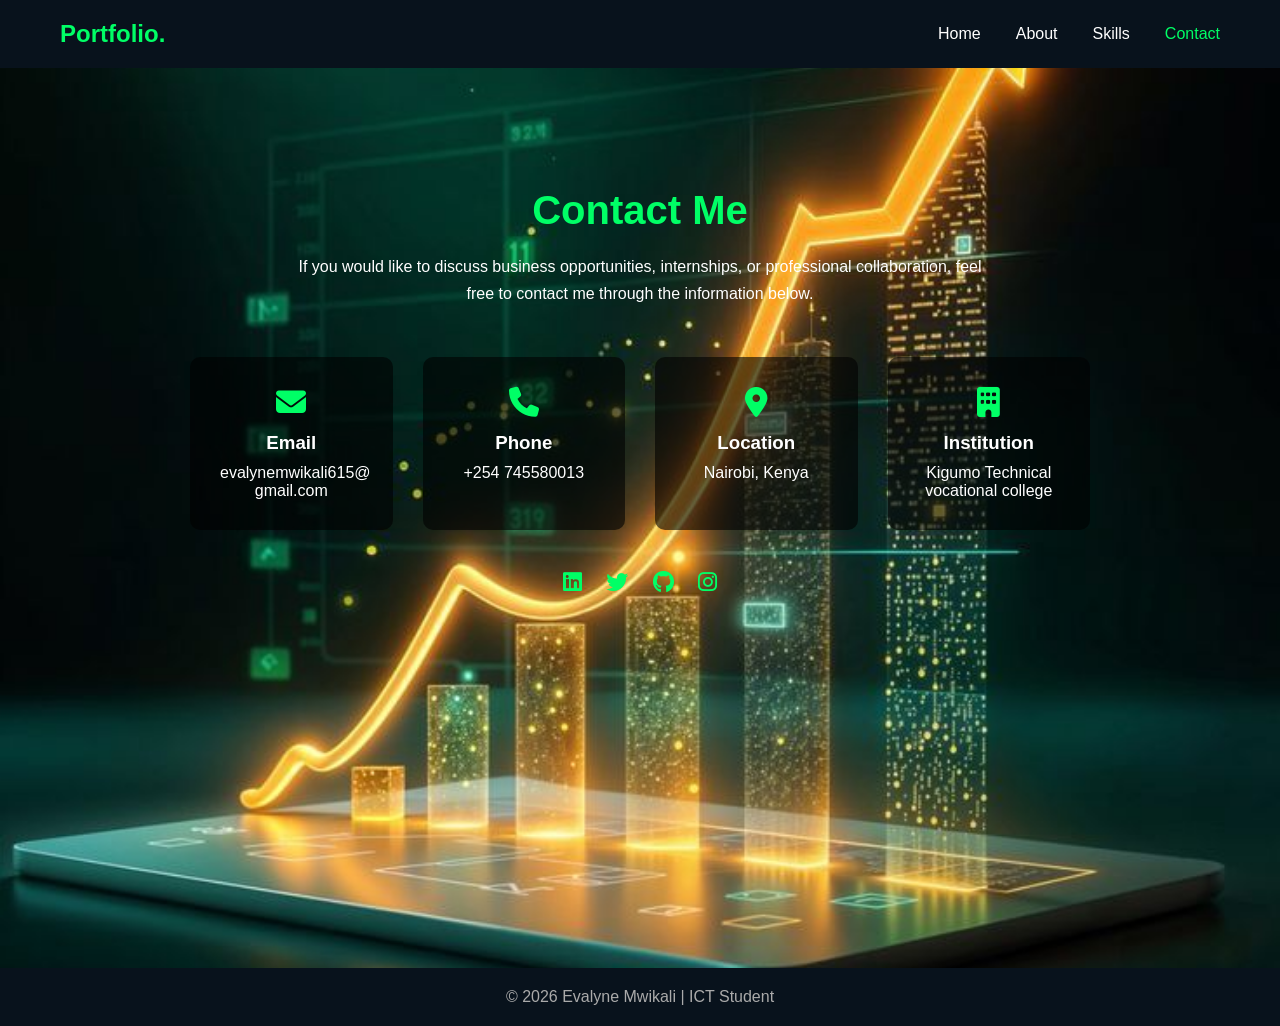
<file: contact.html>
<!DOCTYPE html>

<html lang="en">
<head>
<meta charset="UTF-8">
<title>Contact | John Macharia</title>
<meta name="viewport" content="width=device-width, initial-scale=1.0">

<!-- CSS -->

<link rel="stylesheet" href="css_styling/contact.css">

<!-- Font Awesome -->

<link rel="stylesheet" href="https://cdnjs.cloudflare.com/ajax/libs/font-awesome/6.4.0/css/all.min.css">

<!-- External CSS -->
<link rel="stylesheet" href="css_styling/style.css">
</head>
<body>

<!-- NAVBAR -->

<header>
<nav class="navbar">

<div class="logo">Portfolio.</div>

<!-- Hamburger -->
<div class="menu-toggle" id="menu-toggle">
<i class="fas fa-bars"></i>
</div>

<ul class="nav-links" id="nav-links">
<li><a href="index.html">Home</a></li>
<li><a href="about.html">About</a></li>
<li><a href="skills.html">Skills</a></li>
<li><a href="contact.html" class="active">Contact</a></li>
</ul>

</nav>
</header>

<!-- CONTACT SECTION -->

<section class="contact">

<h1>Contact Me</h1>

<p class="contact-intro">
If you would like to discuss business opportunities, internships,
or professional collaboration, feel free to contact me through
the information below.
</p>

<div class="contact-container">

<div class="contact-card">
<i class="fas fa-envelope"></i>
<h3>Email</h3>
<p>evalynemwikali615@</p>
<p>gmail.com</p>
</div>

<div class="contact-card">
<i class="fas fa-phone"></i>
<h3>Phone</h3>
<p>+254 745580013</p>
</div>

<div class="contact-card">
<i class="fas fa-location-dot"></i>
<h3>Location</h3>
<p>Nairobi, Kenya</p>
</div>

<div class="contact-card">
<i class="fas fa-building"></i>
<h3>Institution</h3>
<p>Kigumo Technical vocational college</p>
</div>

</div>

<!-- SOCIAL LINKS -->

<div class="social-links">

<a href="#"><i class="fab fa-linkedin"></i></a> <a href="#"><i class="fab fa-twitter"></i></a> <a href="#"><i class="fab fa-github"></i></a> <a href="#"><i class="fab fa-instagram"></i></a>

</div>

</section>

<!-- FOOTER -->

<footer>

<p>© 2026 Evalyne Mwikali | ICT Student</p>

</footer>

<!-- HAMBURGER SCRIPT -->

<script>

const toggle = document.getElementById("menu-toggle");
const navLinks = document.getElementById("nav-links");

toggle.addEventListener("click", () => {

navLinks.classList.toggle("active");

});

</script>

</body>
</html>
</file>
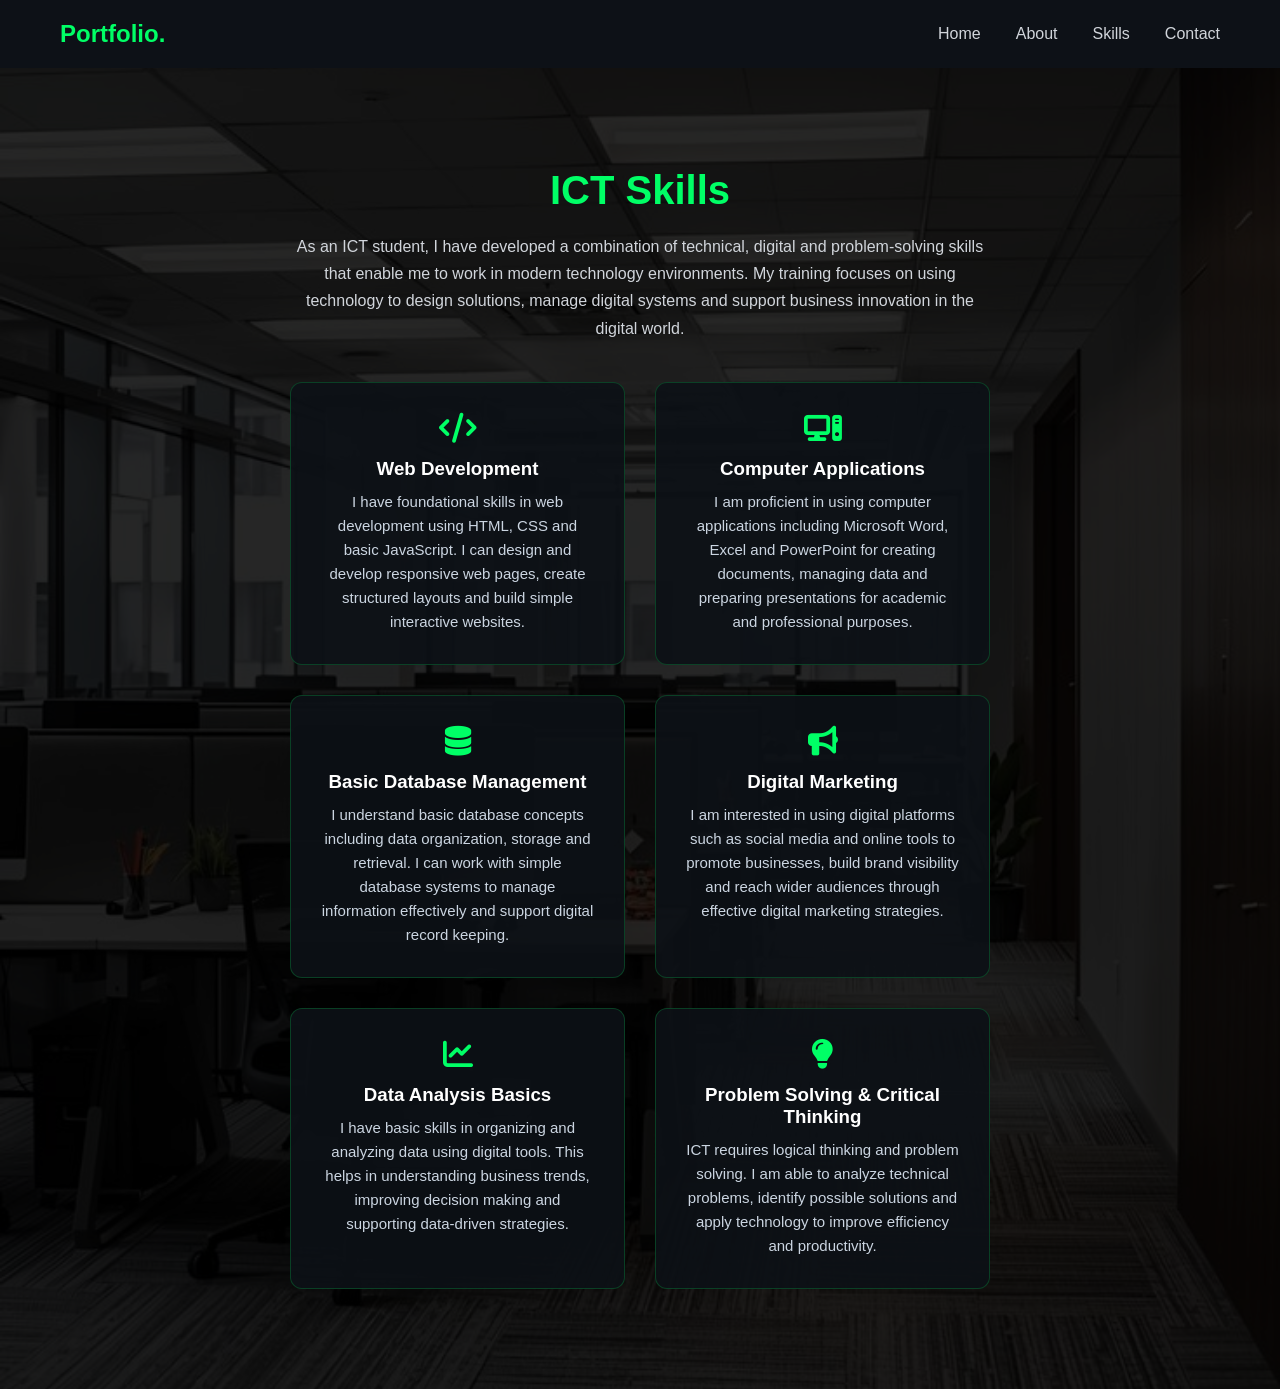
<file: Skills.html>
<!DOCTYPE html>

<html lang="en">
<head>

<meta charset="UTF-8">
<meta name="viewport" content="width=device-width, initial-scale=1.0">

<title>Skills | John Macharia</title>

<link rel="stylesheet" href="css_styling/skills.css">
<!-- External CSS -->
<link rel="stylesheet" href="css_styling/style.css">

<link rel="stylesheet"
href="https://cdnjs.cloudflare.com/ajax/libs/font-awesome/6.4.0/css/all.min.css">

</head>

<body>

<header>

<nav class="navbar">

<!-- Hamburger -->
<div class="menu-toggle" id="menu-toggle">
<i class="fas fa-bars"></i>
</div>

<div class="logo">Portfolio.</div>

<ul class="nav-links" id="nav-links">

<li><a href="index.html">Home</a></li>
<li><a href="About.html">About</a></li>
<li><a href="Skills.html">Skills</a></li>
<li><a href="Contact.html">Contact</a></li>

</ul>

</nav>

</header>

<section class="skills-section">

<div class="overlay">

<h1>ICT Skills</h1>

<p class="intro">
As an ICT student, I have developed a combination of technical,
digital and problem-solving skills that enable me to work in
modern technology environments. My training focuses on using
technology to design solutions, manage digital systems
and support business innovation in the digital world.
</p>

<div class="skills-container">

<div class="skill-card">

<i class="fa-solid fa-code"></i>

<h3>Web Development</h3>

<p>
I have foundational skills in web development using HTML,
CSS and basic JavaScript. I can design and develop responsive
web pages, create structured layouts and build simple
interactive websites.
</p>

</div>

<div class="skill-card">

<i class="fa-solid fa-computer"></i>

<h3>Computer Applications</h3>

<p>
I am proficient in using computer applications including
Microsoft Word, Excel and PowerPoint for creating
documents, managing data and preparing presentations
for academic and professional purposes.
</p>

</div>

<div class="skill-card">

<i class="fa-solid fa-database"></i>

<h3>Basic Database Management</h3>

<p>
I understand basic database concepts including data
organization, storage and retrieval. I can work with
simple database systems to manage information effectively
and support digital record keeping.
</p>

</div>

<div class="skill-card">

<i class="fa-solid fa-bullhorn"></i>

<h3>Digital Marketing</h3>

<p>
I am interested in using digital platforms such as
social media and online tools to promote businesses,
build brand visibility and reach wider audiences
through effective digital marketing strategies.
</p>

</div>

<div class="skill-card">

<i class="fa-solid fa-chart-line"></i>

<h3>Data Analysis Basics</h3>

<p>
I have basic skills in organizing and analyzing data
using digital tools. This helps in understanding
business trends, improving decision making and
supporting data-driven strategies.
</p>

</div>

<div class="skill-card">

<i class="fa-solid fa-lightbulb"></i>

<h3>Problem Solving & Critical Thinking</h3>

<p>
ICT requires logical thinking and problem solving.
I am able to analyze technical problems, identify
possible solutions and apply technology to improve
efficiency and productivity.
</p>

</div>

</div>

</div>

</section>

<script>

const toggle = document.getElementById("menu-toggle");
const navLinks = document.getElementById("nav-links");

toggle.addEventListener("click", () => {

navLinks.classList.toggle("active");

});

</script>

</body>
</html>
</file>
<file: css_styling/contact.css>
*{
margin:0;
padding:0;
box-sizing:border-box;
font-family:Segoe UI;
}

/* NAVBAR */

.navbar{
display:flex;
justify-content:space-between;
align-items:center;
padding:20px 60px;
background:#08121c;
}

.logo{
color:#00ff66;
font-size:22px;
font-weight:bold;
}

.nav-links{
list-style:none;
display:flex;
gap:30px;
}

.nav-links a{
color:white;
text-decoration:none;
}

.nav-links a.active{
color:#00ff66;
}

/* .menu-toggle{
display:none;
font-size:25px;
color:white;
cursor:pointer;
} */

/* CONTACT SECTION */

.contact{
min-height:100vh;
background:url("../images/loise.jpg") center/cover no-repeat;
padding:120px 40px;
text-align:center;
color:white;
}

.contact h1{
font-size:40px;
color:#00ff66;
margin-bottom:20px;
}

.contact-intro{
max-width:700px;
margin:auto;
margin-bottom:50px;
line-height:1.7;
}

.contact-container{
display:grid;
grid-template-columns:repeat(auto-fit,minmax(200px,1fr));
gap:30px;
max-width:900px;
margin:auto;
}

.contact-card{
background:rgba(0,0,0,0.6);
padding:30px;
border-radius:10px;
transition:0.3s;
}

.contact-card:hover{
transform:translateY(-5px);
border:1px solid #00ff66;
}

.contact-card i{
font-size:30px;
color:#00ff66;
margin-bottom:15px;
}

.contact-card h3{
margin-bottom:10px;
}

/* SOCIAL */

.social-links{
margin-top:40px;
}

.social-links a{
color:#00ff66;
font-size:22px;
margin:0 10px;
}

/* FOOTER */

footer{
background:#08121c;
text-align:center;
padding:20px;
color:#aaa;
}

/* MOBILE */

@media(max-width:768px){

/* .menu-toggle{
display:block;
} */

.nav-links{
position:absolute;
top:70px;
left:0;
width:100%;
background:#08121c;
flex-direction:column;
text-align:center;
display:none;
}

.nav-links.active{
display:flex;
}

.nav-links li{
padding:15px;
}

}
</file>
<file: css_styling/style.css>
/* GENERAL */
* {
    margin: 0;
    padding: 0;
    box-sizing: border-box;
}

body {
    font-family: Arial, Helvetica, sans-serif;
    background-color: #0d1117;
    color: white;
}

/* NAVBAR */
.navbar {
    display: flex;
    justify-content: space-between;
    align-items: center;
    padding: 20px 80px;
}

.logo {
    font-size: 24px;
    font-weight: bold;
}

.nav-links {
    list-style: none;
    display: flex;
    gap: 25px;
}

.nav-links a {
    text-decoration: none;
    color: white;
    font-weight: bold;
}

.nav-links a.active,
.nav-links a:hover {
    color: #00ff66;
}

/* HOME SECTION */
.home {
    display: flex;
    align-items: center;
    justify-content: space-between;
    padding: 80px;
    height: 85vh;
}

/* LEFT SIDE */
.home-left {
    max-width: 50%;
}

.home-left h1 {
    font-size: 48px;
}

.home-left h2 {
    margin: 10px 0;
}

.typing {
    color: #00ff66;
}

.home-left p {
    margin: 20px 0;
    color: #ccc;
    line-height: 1.6;
}

/* BUTTON */
.btn {
    display: inline-block;
    padding: 10px 25px;
    background-color: #00ff66;
    color: black;
    text-decoration: none;
    border-radius: 25px;
    font-weight: bold;
}

.btn:hover {
    background-color: white;
}

/* SOCIAL ICONS */
.social-icons {
    margin-top: 20px;
}

.social-icons i {
    font-size: 18px;
    margin-right: 15px;
    color: #00ff66;
    cursor: pointer;
}

.social-icons i:hover {
    color: white;
}

/* RIGHT SIDE IMAGE */
.home-right {
    display: flex;
    justify-content: center;
    align-items: center;
}

.image-circle {
    width: 350px;
    height: 350px;
    border-radius: 50%;
    border: 4px solid #00ff66;
    display: flex;
    justify-content: center;
    align-items: center;
    box-shadow: 0 0 30px #00ff66;
}

.image-circle img {
    width: 90%;
    height: 90%;
    border-radius: 50%;
    object-fit: cover;
}
/* IMAGE CIRCLE CONTAINER */
.image-circle{
    position: relative;
    width: 320px;
    height: 320px;
    border-radius: 50%;
    display: flex;
    justify-content: center;
    align-items: center;
}

/* ROTATING GREEN RING */
.image-circle::before{
    content: "";
    position: absolute;
    width: 340px;
    height: 340px;
    border-radius: 50%;

    background: conic-gradient(
        transparent,
        #00ff88,
        transparent,
        #00ff88
    );

    animation: rotateRing 4s linear infinite;
}

/* INNER DARK MASK (keeps ring clean) */
.image-circle::after{
    content: "";
    position: absolute;
    width: 320px;
    height: 320px;
    background: #08121c;
    border-radius: 50%;
}

/* IMAGE STYLE */
.image-circle img{
    width: 300px;
    height: 300px;
    border-radius: 50%;
    object-fit: cover;
    position: relative;
    z-index: 1;
}

/* ROTATION ANIMATION *//* ================= GLOBAL ================= */

*{
margin:0;
padding:0;
box-sizing:border-box;
font-family:Segoe UI, sans-serif;
}

body{
background:#08121c;
color:white;
}

/* ================= NAVBAR ================= */

.navbar{
display:flex;
align-items:center;
justify-content:space-between;
padding:20px 60px;
position:relative;
}

/* logo */

.logo{
font-size:24px;
font-weight:bold;
}

/* nav links desktop */

.nav-links{
display:flex;
list-style:none;
gap:35px;
}

.nav-links a{
text-decoration:none;
color:white;
font-weight:500;
}

.nav-links a.active,
.nav-links a:hover{
color:#00ff66;
}

/* hamburger */

.menu-toggle{
display:none;
font-size:26px;
cursor:pointer;
}

/* ================= HOME SECTION ================= */

.home{
display:flex;
align-items:center;
justify-content:space-between;
padding:80px 80px;
min-height:90vh;
}

.home-left{
max-width:550px;
}

.home-left h1{
font-size:55px;
margin-bottom:10px;
}

.home-left h2{
font-size:28px;
margin-bottom:20px;
}

.home-left p{
line-height:1.6;
margin-bottom:25px;
color:#ccc;
}

.btn{
background:#00ff66;
padding:12px 28px;
border-radius:25px;
text-decoration:none;
color:black;
font-weight:600;
display:inline-block;
}

.social-icons{
margin-top:20px;
}

.social-icons i{
margin-right:15px;
color:#00ff66;
cursor:pointer;
}

/* ================= IMAGE ================= */

.home-right{
display:flex;
justify-content:center;
align-items:center;
}

.image-circle{
width:350px;
height:350px;
border-radius:50%;
padding:10px;
border:6px solid #00ff66;
box-shadow:0 0 40px #00ff66;
}

.image-circle img{
width:100%;
height:100%;
border-radius:50%;
object-fit:cover;
}

/* ================= MOBILE ================= */

@media (max-width:900px){

/* navbar */

.menu-toggle{
display:block;
position:absolute;
right:20px;
}

.nav-links{
position:absolute;
top:70px;
right:0;
width:220px;
background:#08121c;
flex-direction:column;
text-align:center;
padding:20px 0;
display:none;
border-left:2px solid #00ff66;
}

.nav-links li{
padding:12px 0;
}

.nav-links.active{
display:flex;
}

/* home layout */

.home{
flex-direction:column;
text-align:center;
padding:60px 30px;
}

/* image fix */

.home-right{
margin-top:40px;
}

.image-circle{
width:260px;
height:260px;
}

.home-left h1{
font-size:40px;
}

}
@keyframes rotateRing{
    0%{
        transform: rotate(0deg);
    }
    100%{
        transform: rotate(360deg);
    }
}
</file>
<file: css_styling/skills.css>
*{
margin:0;
padding:0;
box-sizing:border-box;
}

body{
font-family:'Segoe UI', sans-serif;
}

/* NAVBAR */

.navbar{
display:flex;
justify-content:space-between;
align-items:center;
padding:15px 80px;
background:#0d1117;
position:sticky;
top:0;
z-index:100;
}

.logo{
color:#00ff66;
font-size:24px;
font-weight:bold;
}

.nav-links{
list-style:none;
display:flex;
gap:30px;
}

.nav-links li a{
color:#d1d5db;
text-decoration:none;
}

.nav-links li a:hover,
.nav-links li a.active{
color:#00ff66;
}

/* .menu-toggle{
display:none;
background:none;
border:none;
color:#00ff66;
font-size:24px;
cursor:pointer;
} */
/* ===============================
   GLOBAL RESET
================================= */
*{
    margin:0;
    padding:0;
    box-sizing:border-box;
}

body{
    font-family: 'Segoe UI', Tahoma, Geneva, Verdana, sans-serif;
    background:#0b0f14;
}

/* ===============================
   NAVBAR
================================= */
.navbar{
    display:flex;
    justify-content:space-between;
    align-items:center;
    padding:20px 80px;
    background:#0d1117;
    position:sticky;
    top:0;
    z-index:100;
}

.logo{
    font-size:24px;
    font-weight:bold;
    color:#00ff66;
}

.nav-links{
    display:flex;
    list-style:none;
    gap:30px;
}

.nav-links a{
    text-decoration:none;
    color:#d1d5db;
    transition:0.3s;
}

.nav-links a:hover,
.nav-links a.active{
    color:#00ff66;
}

/* Hamburger */
/* .menu-toggle{
    display:none;
    font-size:24px;
    color:#00ff66;
    cursor:pointer;
    background:none;
    border:none;
} */

/* ===============================
   SKILLS SECTION
================================= */
.skills-section{
    min-height:100vh;
    background:url("../images/your-background.jpg") center/cover no-repeat;
    display:flex;
    align-items:center;
}

/* Overlay */
.overlay{
    width:100%;
    background:rgba(0,0,0,0.75);
    padding:100px 80px;
    text-align:center;
}

/* Heading */
.overlay h1{
    font-size:42px;
    color:#00ff66;
    margin-bottom:20px;
}

/* Intro text */
.intro{
    max-width:800px;
    margin:auto;
    color:#d1d5db;
    line-height:1.7;
    margin-bottom:60px;
}

/* ===============================
   SKILL CARDS
================================= */
.skills-container{
    display:grid;
    grid-template-columns:repeat(auto-fit, minmax(280px,1fr));
    gap:30px;
}

/* Card */
.skill-card{
    background:rgba(13,17,23,0.9);
    border:1px solid rgba(0,255,102,0.2);
    padding:30px;
    border-radius:12px;
    transition:0.3s;
}

/* Hover effect */
.skill-card:hover{
    transform:translateY(-8px);
    border-color:#00ff66;
}

/* Icon */
.skill-card i{
    font-size:30px;
    color:#00ff66;
    margin-bottom:15px;
}

/* Title */
.skill-card h3{
    color:white;
    margin-bottom:10px;
}

/* Text */
.skill-card p{
    color:#cbd5e1;
    font-size:15px;
    line-height:1.6;
}

/* ===============================
   MOBILE
================================= */
@media(max-width:768px){

    .navbar{
        padding:15px 30px;
    }

    /* .menu-toggle{
        display:block;
    } */

    .nav-links{
        position:absolute;
        top:70px;
        right:0;
        background:#0d1117;
        width:200px;
        flex-direction:column;
        text-align:center;
        display:none;
        padding:20px 0;
    }

    .nav-links li{
        padding:10px 0;
    }

    .nav-links.active{
        display:flex;
    }

    .overlay{
        padding:80px 30px;
    }

}
/* SKILLS SECTION */

.skills-section{

background:url("../images/image.png") no-repeat center/cover;
min-height:100vh;

}

.overlay{

background:rgba(0,0,0,0.85);
padding:100px 80px;
min-height:100vh;

}

.overlay h1{

text-align:center;
font-size:40px;
color:#00ff66;
margin-bottom:20px;

}

.intro{

text-align:center;
max-width:700px;
margin:auto;
color:#d1d5db;
margin-bottom:40px;

}

.skills-container{

max-width:700px;
margin:auto;

}

.skill{

margin-bottom:30px;

}

.skill i{

color:#00ff66;
margin-right:10px;

}

.progress{

width:100%;
height:10px;
background:#1f2937;
border-radius:10px;
overflow:hidden;
margin-top:5px;

}

.progress-bar{

height:100%;
background:#00ff66;
width:0;
animation:load 2s forwards;

}

/* SKILL LEVELS */

.word{width:90%;}
.excel{width:85%;}
.finance{width:75%;}
.communication{width:90%;}
.service{width:85%;}
.admin{width:80%;}

@keyframes load{

from{width:0;}
to{}

}

/* MOBILE */

@media(max-width:768px){

/* .menu-toggle{
display:block;
} */

.nav-links{
position:absolute;
top:65px;
left:0;
width:100%;
background:#0d1117;
flex-direction:column;
align-items:center;
display:none;
padding:20px;
}

.nav-links.active{
display:flex;
}

.overlay{
padding:80px 30px;
}

}
</file>
